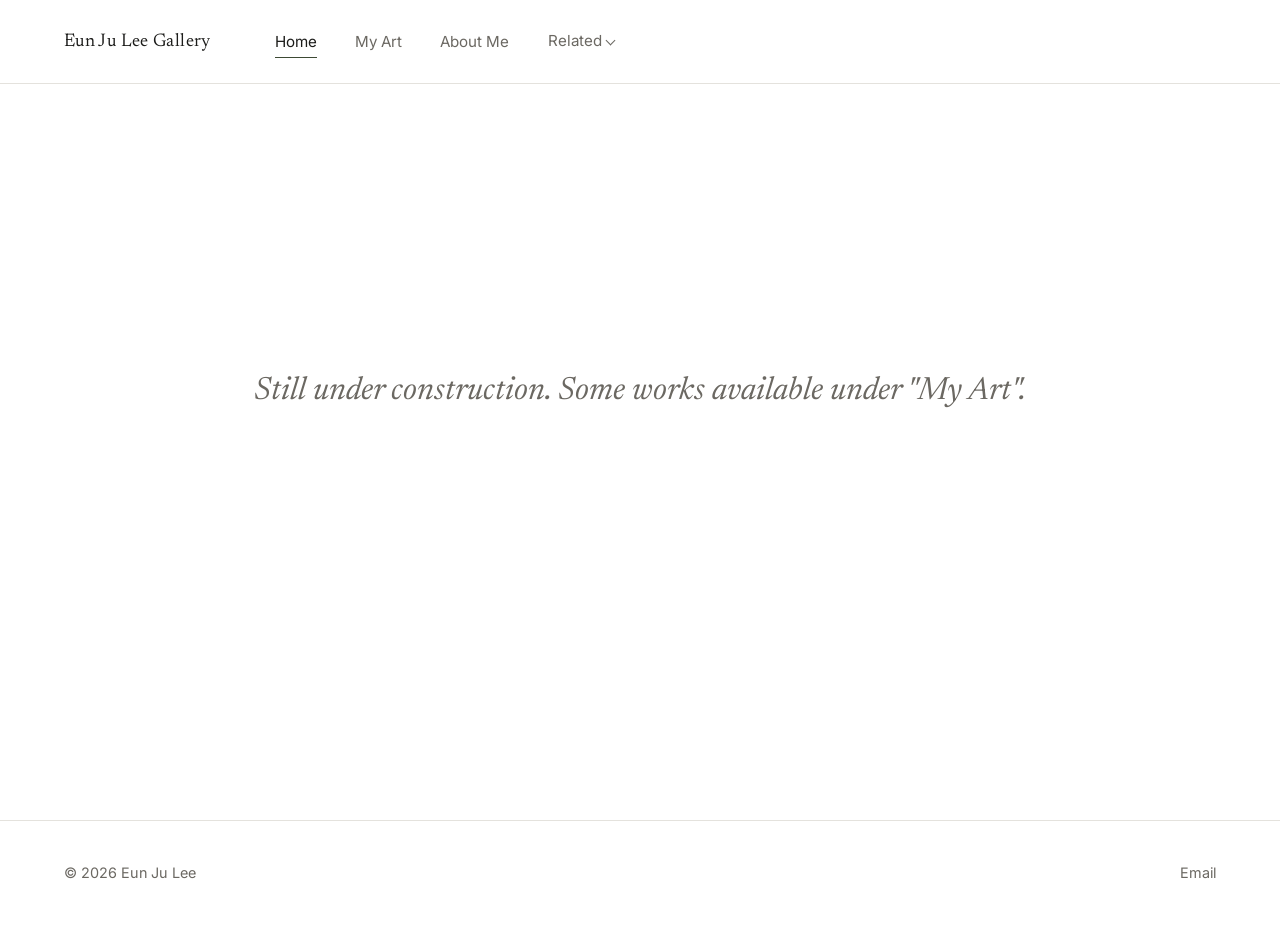
<file: index.html>
<!DOCTYPE html>
<html lang="en">
<head>
  <meta charset="UTF-8">
  <meta name="viewport" content="width=device-width, initial-scale=1.0">
  <title>Eun Ju Lee Gallery</title>
  <meta name="description" content="Eun Ju Lee Gallery.">
  <link rel="preconnect" href="https://fonts.googleapis.com">
  <link rel="preconnect" href="https://fonts.gstatic.com" crossorigin>
  <link href="https://fonts.googleapis.com/css2?family=Newsreader:ital,wght@0,400;0,500;1,400&family=Inter:wght@400;500&display=swap" rel="stylesheet">
  <link rel="stylesheet" href="css/style.css">
</head>
<body class="page-fade-in">

  <nav class="site-nav">
    <a href="index.html" class="site-nav__name">Eun Ju Lee Gallery</a>
    <button class="site-nav__menu-toggle" aria-expanded="false" aria-controls="primary-menu">Menu</button>
    <ul class="site-nav__menu" id="primary-menu">
      <li><a href="index.html" class="is-active">Home</a></li>
      <li><a href="my-art.html">My Art</a></li>
      <li><a href="about.html">About Me</a></li>
      <li class="site-nav__related">
        <span class="site-nav__related-toggle" tabindex="0" aria-haspopup="true" aria-expanded="false">Related</span>
        <div class="site-nav__related-panel">
          <a href="https://han-media.github.io/hans/index.html" target="_blank" rel="noopener">My son's photography portfolio</a>
        </div>
      </li>
    </ul>
  </nav>

  <main>
    <section class="under-construction">
      <p>Still under construction. Some works available under "My Art".</p>
    </section>
  </main>

  <footer class="site-footer">
    <div class="site-footer__inner">
      <span>&copy; <span id="year"></span> Eun Ju Lee</span>
      <ul class="site-footer__links">
        <li><a href="mailto:you@example.com">Email</a></li>
      </ul>
    </div>
  </footer>

  <script src="js/main.js"></script>
  <script>document.getElementById("year").textContent = new Date().getFullYear();</script>
</body>
</html>
</file>
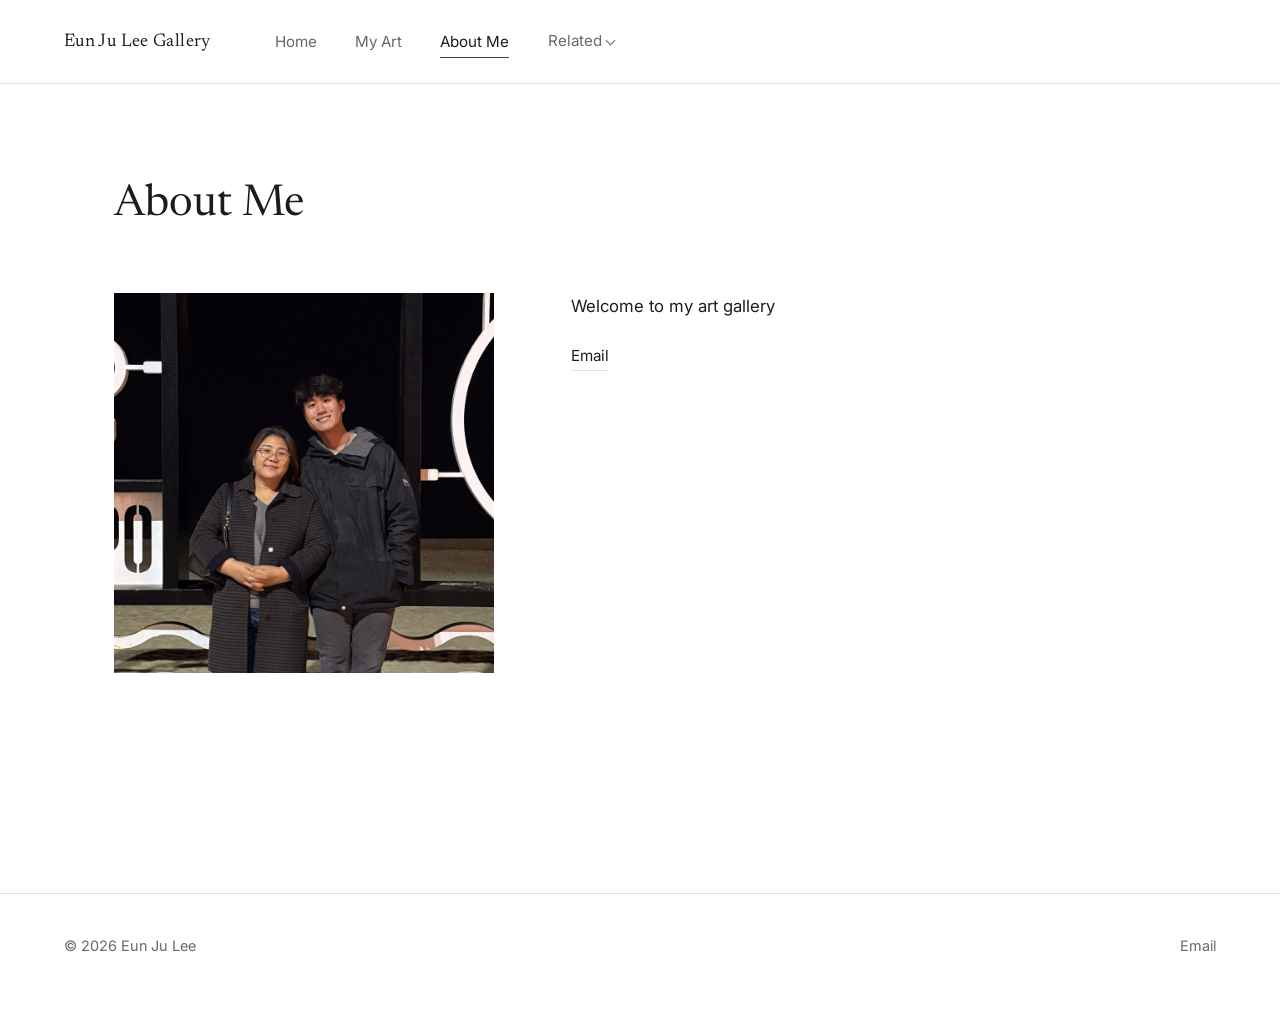
<file: about.html>
<!DOCTYPE html>
<html lang="en">
<head>
  <meta charset="UTF-8">
  <meta name="viewport" content="width=device-width, initial-scale=1.0">
  <title>About Me — Eun Ju Lee Gallery</title>
  <meta name="description" content="About Eun Ju Lee.">
  <link rel="preconnect" href="https://fonts.googleapis.com">
  <link rel="preconnect" href="https://fonts.gstatic.com" crossorigin>
  <link href="https://fonts.googleapis.com/css2?family=Newsreader:ital,wght@0,400;0,500;1,400&family=Inter:wght@400;500&display=swap" rel="stylesheet">
  <link rel="stylesheet" href="css/style.css">
</head>
<body class="page-fade-in">

  <nav class="site-nav">
    <a href="index.html" class="site-nav__name">Eun Ju Lee Gallery</a>
    <button class="site-nav__menu-toggle" aria-expanded="false" aria-controls="primary-menu">Menu</button>
    <ul class="site-nav__menu" id="primary-menu">
      <li><a href="index.html">Home</a></li>
      <li><a href="my-art.html">My Art</a></li>
      <li><a href="about.html" class="is-active">About Me</a></li>
      <li class="site-nav__related">
        <span class="site-nav__related-toggle" tabindex="0" aria-haspopup="true" aria-expanded="false">Related</span>
        <div class="site-nav__related-panel">
          <a href="https://han-media.github.io/hans/index.html" target="_blank" rel="noopener">My son's photography portfolio</a>
        </div>
      </li>
    </ul>
  </nav>

  <main>
    <div class="page-header">
      <h1>About Me</h1>
    </div>

    <div class="about-layout">
      <!-- Swap for a portrait of yourself, keeping the same filename -->
      <div class="about-layout__figure">
        <img src="images/about/IMG_0052.jpg" alt="Portrait of Eun Ju Lee">
      </div>
      <div class="about-layout__body">
        <p>Welcome to my art gallery</p>
        <div class="about-layout__contact">
          <a href="mailto:you@example.com">Email</a>
        </div>
      </div>
    </div>
  </main>

  <footer class="site-footer">
    <div class="site-footer__inner">
      <span>&copy; <span id="year"></span> Eun Ju Lee</span>
      <ul class="site-footer__links">
        <li><a href="mailto:you@example.com">Email</a></li>
      </ul>
    </div>
  </footer>

  <script src="js/main.js"></script>
  <script>document.getElementById("year").textContent = new Date().getFullYear();</script>
</body>
</html>
</file>
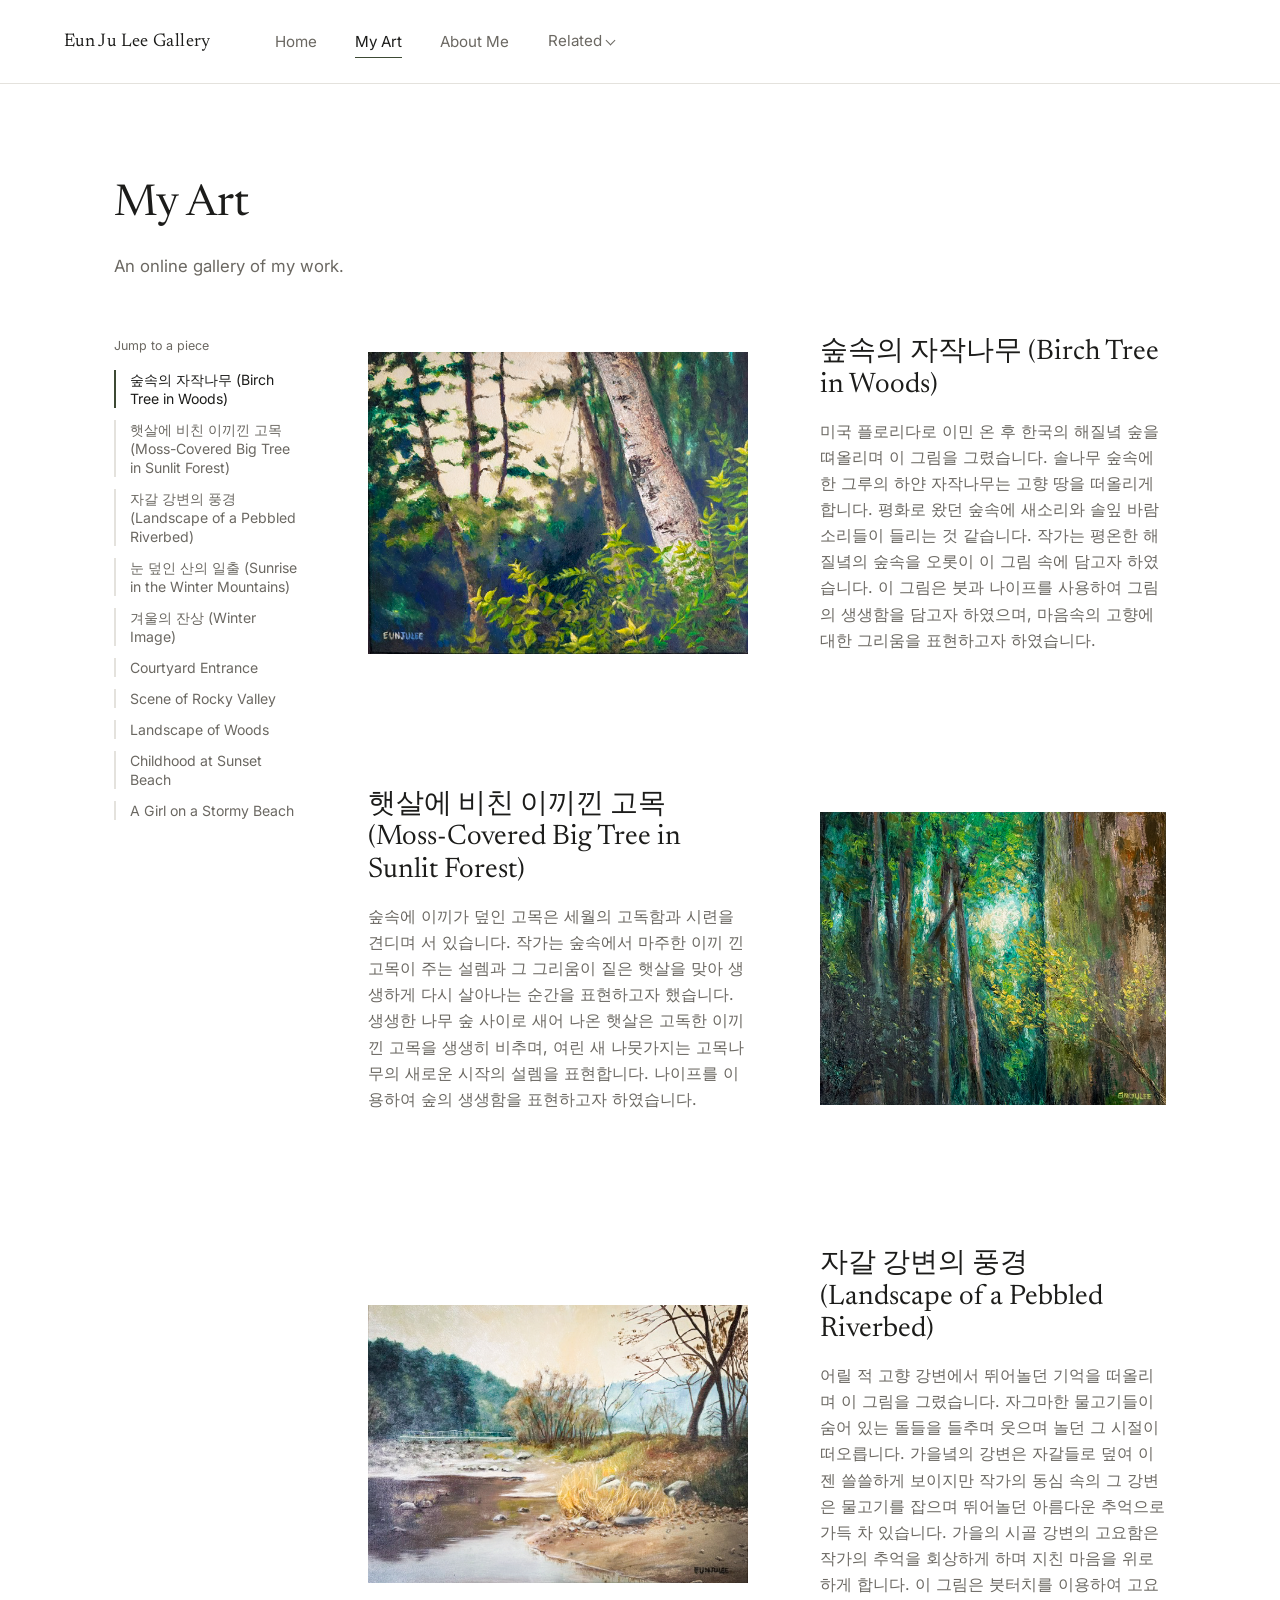
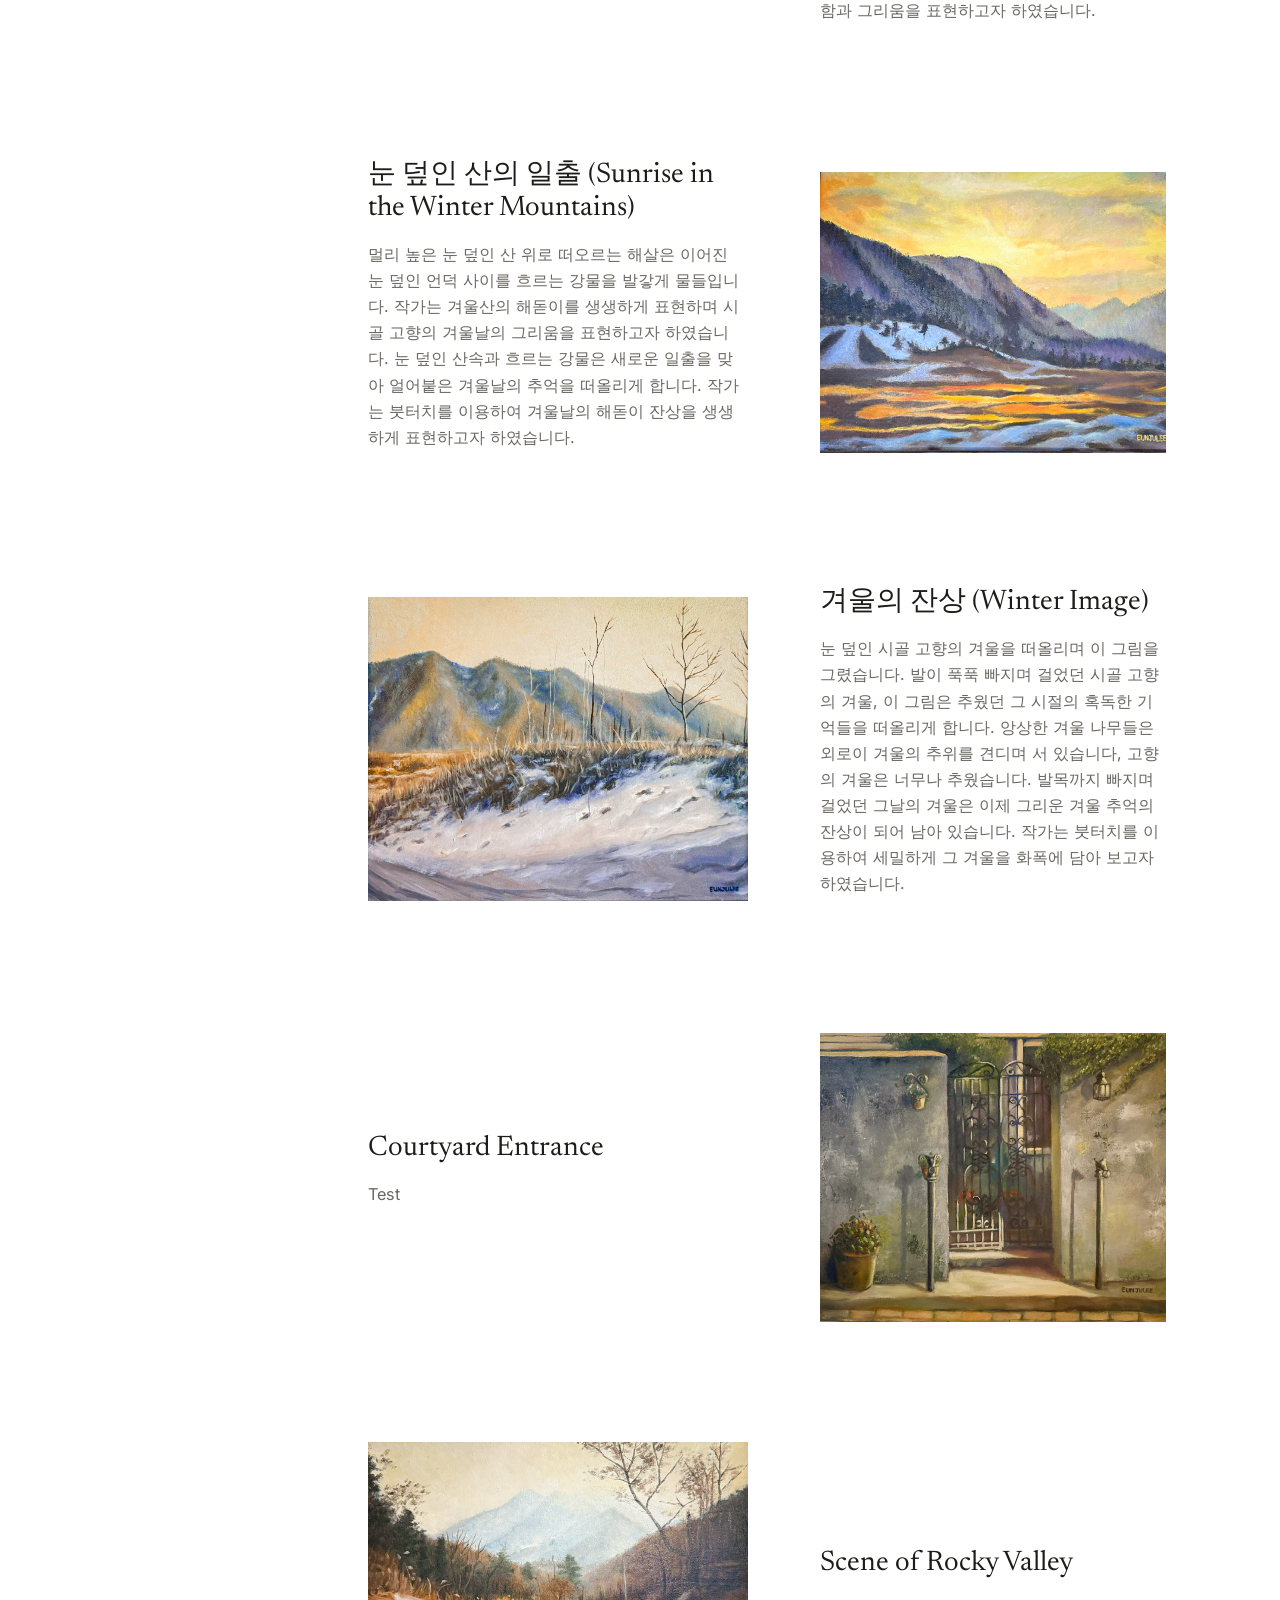
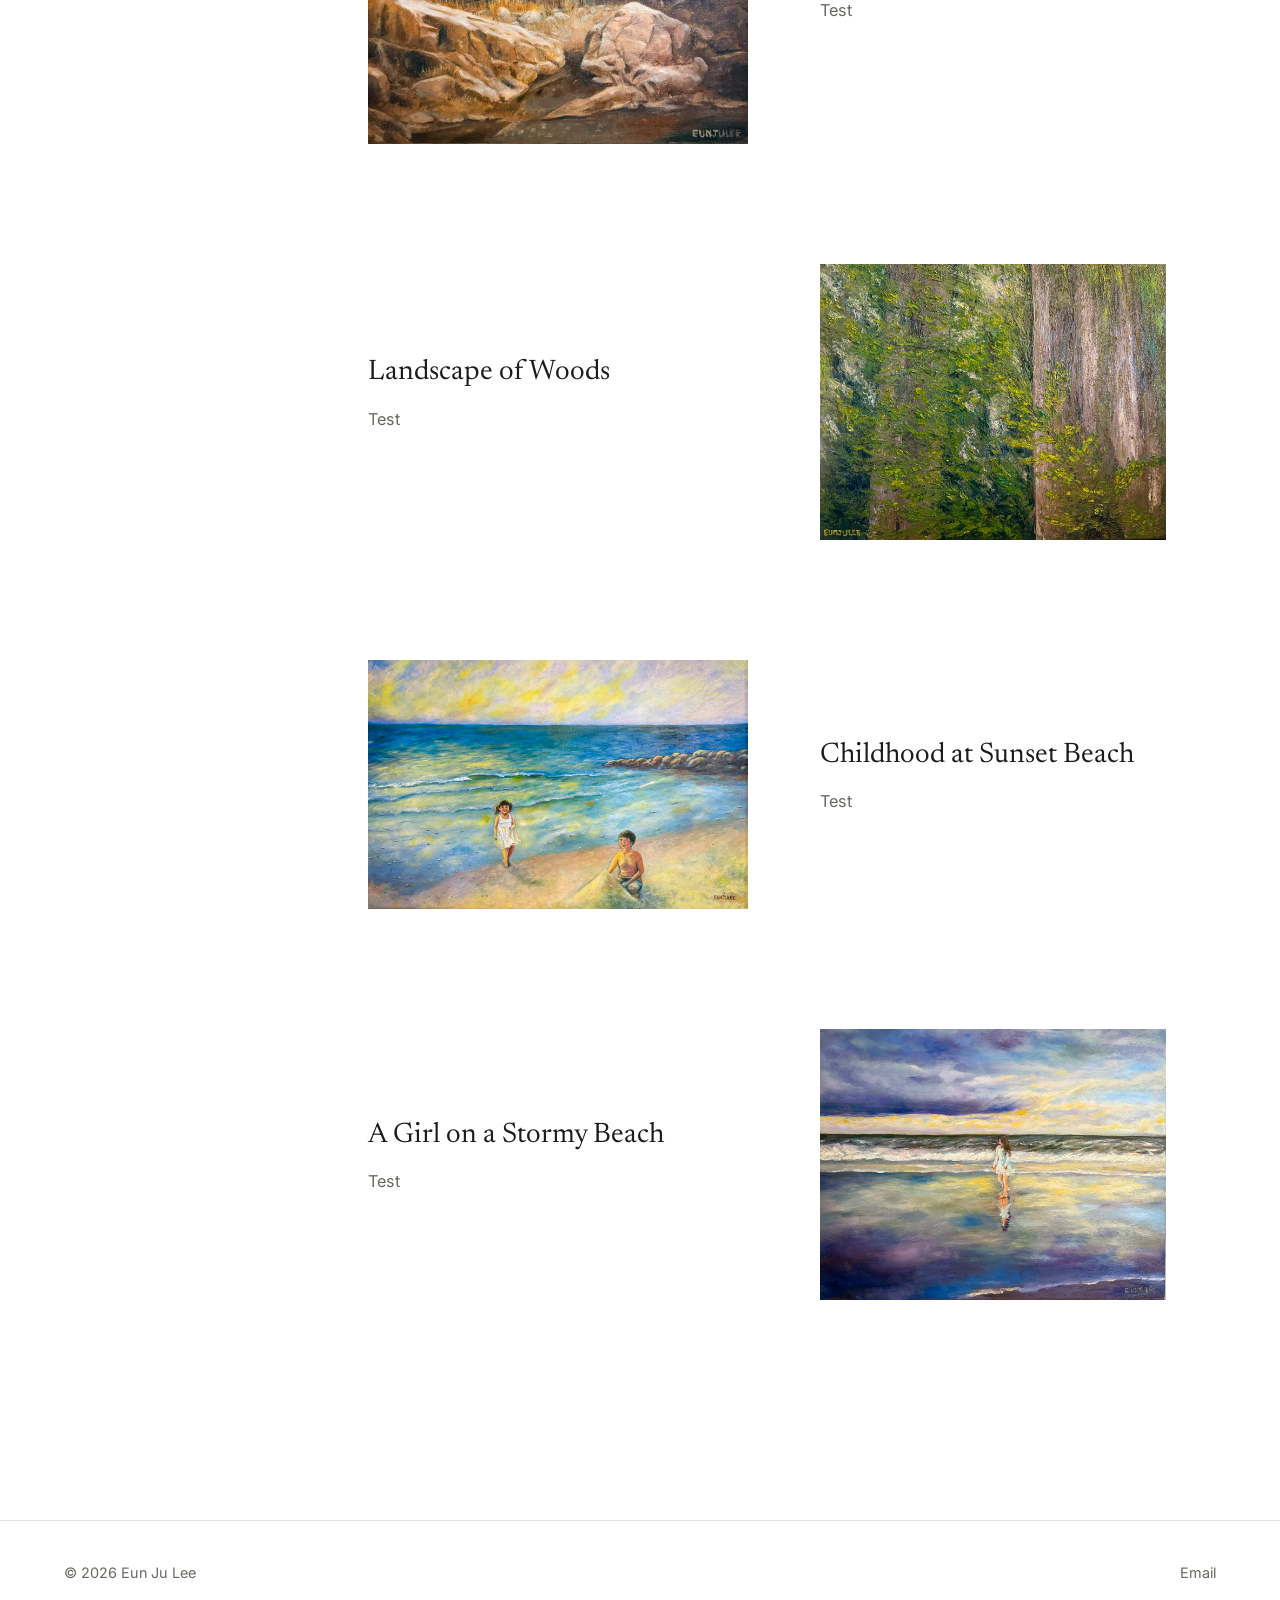
<file: my-art.html>
<!DOCTYPE html>
<html lang="en">
<head>
  <meta charset="UTF-8">
  <meta name="viewport" content="width=device-width, initial-scale=1.0">
  <title>My Art — Eun Ju Lee Gallery</title>
  <meta name="description" content="My Art — a collection of work by Eun Ju Lee.">
  <link rel="preconnect" href="https://fonts.googleapis.com">
  <link rel="preconnect" href="https://fonts.gstatic.com" crossorigin>
  <link href="https://fonts.googleapis.com/css2?family=Newsreader:ital,wght@0,400;0,500;1,400&family=Inter:wght@400;500&display=swap" rel="stylesheet">
  <link rel="stylesheet" href="css/style.css">
</head>
<body>

  <nav class="site-nav">
    <a href="index.html" class="site-nav__name">Eun Ju Lee Gallery</a>
    <button class="site-nav__menu-toggle" aria-expanded="false" aria-controls="primary-menu">Menu</button>
    <ul class="site-nav__menu" id="primary-menu">
      <li><a href="index.html">Home</a></li>
      <li><a href="my-art.html" class="is-active">My Art</a></li>
      <li><a href="about.html">About Me</a></li>
      <li class="site-nav__related">
        <span class="site-nav__related-toggle" tabindex="0" aria-haspopup="true" aria-expanded="false">Related</span>
        <div class="site-nav__related-panel">
          <a href="https://han-media.github.io/hans/index.html" target="_blank" rel="noopener">My son's photography portfolio</a>
        </div>
      </li>
    </ul>
  </nav>

  <main>
    <div class="page-header">
      <h1>My Art</h1>
      <p>An online gallery of my work.</p>
    </div>

    <!-- Entries are rendered from js/art-data.js — add new pieces there.
         The guide and the alternating rows below are both generated
         automatically from that file. -->
    <div class="story-page">
      <nav class="story-guide" id="story-guide" aria-label="Jump to a piece"></nav>
      <div class="story-list" id="story-list"></div>
    </div>
  </main>

  <footer class="site-footer">
    <div class="site-footer__inner">
      <span>&copy; <span id="year"></span> Eun Ju Lee</span>
      <ul class="site-footer__links">
        <li><a href="mailto:you@example.com">Email</a></li>
      </ul>
    </div>
  </footer>

  <script src="js/main.js"></script>
  <script src="js/art-data.js"></script>
  <script src="js/render-art.js"></script>
  <script>document.getElementById("year").textContent = new Date().getFullYear();</script>
</body>
</html>
</file>
<file: css/style.css>
/* ============================================================
   Hans Kim Portfolio — shared stylesheet
   ============================================================ */

   :root {
    --color-bg: #ffffff;
    --color-bg-soft: #f7f6f3;
    --color-text: #1c1c1a;
    --color-text-muted: #6b6862;
    --color-border: #e4e2dd;
    --color-accent: #3d4a34; /* deep forest green */
  
    --font-display: "Newsreader", Georgia, "Times New Roman", serif;
    --font-body: "Inter", -apple-system, BlinkMacSystemFont, "Segoe UI", sans-serif;
  
    --nav-height: 84px;
    --content-max: 1180px;
    --gutter: clamp(24px, 5vw, 64px);
  }
  
  * {
    box-sizing: border-box;
  }
  
  html {
    scroll-behavior: smooth;
  }
  
  @media (prefers-reduced-motion: reduce) {
    html {
      scroll-behavior: auto;
    }
    *,
    *::before,
    *::after {
      animation-duration: 0.01ms !important;
      transition-duration: 0.01ms !important;
    }
  }
  
  body {
    margin: 0;
    background: var(--color-bg);
    color: var(--color-text);
    font-family: var(--font-body);
    font-size: 16px;
    line-height: 1.6;
    -webkit-font-smoothing: antialiased;
  }
  
  img {
    max-width: 100%;
    display: block;
  }
  
  a {
    color: inherit;
    text-decoration: none;
  }
  
  h1, h2, h3 {
    font-family: var(--font-display);
    font-weight: 400;
    margin: 0;
    line-height: 1.15;
  }
  
  p {
    margin: 0 0 1em;
  }
  
  .visually-hidden {
    position: absolute;
    width: 1px;
    height: 1px;
    overflow: hidden;
    clip: rect(0 0 0 0);
    white-space: nowrap;
  }
  
  /* ----------------------------------------------------------
     Navigation
     ---------------------------------------------------------- */
  
  .site-nav {
    position: fixed;
    top: 0;
    left: 0;
    right: 0;
    height: var(--nav-height);
    display: flex;
    align-items: center;
    justify-content: flex-start;
    gap: clamp(32px, 5vw, 64px);
    padding: 0 var(--gutter);
    background: rgba(255, 255, 255, 0.92);
    backdrop-filter: blur(6px);
    border-bottom: 1px solid var(--color-border);
    z-index: 100;
  }
  
  .site-nav__name {
    font-family: var(--font-display);
    font-size: 1.15rem;
    letter-spacing: 0.02em;
    white-space: nowrap;
  }
  
  .site-nav__menu {
    display: flex;
    align-items: center;
    gap: clamp(20px, 3vw, 40px);
    list-style: none;
    margin: 0;
    padding: 0;
  }
  
  .site-nav__menu a {
    font-size: 0.95rem;
    color: var(--color-text-muted);
    padding: 6px 0;
    border-bottom: 1px solid transparent;
    transition: color 0.2s ease, border-color 0.2s ease;
  }
  
  .site-nav__menu a:hover,
  .site-nav__menu a:focus-visible,
  .site-nav__menu a.is-active {
    color: var(--color-text);
    border-bottom-color: var(--color-accent);
  }
  
  .site-nav__menu-toggle {
    display: none;
  }
  
  .site-nav__related {
    position: relative;
    margin-left: auto;
  }
  
  .site-nav__related-toggle {
    display: inline-flex;
    align-items: center;
    font-size: 0.95rem;
    color: var(--color-text-muted);
    padding: 6px 0;
    cursor: default;
    user-select: none;
  }
  
  .site-nav__related-toggle::after {
    content: "";
    display: inline-block;
    vertical-align: middle;
    width: 6px;
    height: 6px;
    margin-left: 5px;
    margin-top: -2px;
    border-right: 1px solid currentColor;
    border-bottom: 1px solid currentColor;
    transform: rotate(45deg);
  }
  
  .site-nav__related-panel {
    position: absolute;
    top: calc(100% + 10px);
    right: 0;
    min-width: 240px;
    background: var(--color-bg);
    border: 1px solid var(--color-border);
    box-shadow: 0 12px 28px rgba(0, 0, 0, 0.06);
    padding: 8px 0;
    opacity: 0;
    visibility: hidden;
    transform: translateY(4px);
    transition: opacity 0.18s ease, transform 0.18s ease, visibility 0.18s;
  }
  
  .site-nav__related:hover .site-nav__related-panel,
  .site-nav__related:focus-within .site-nav__related-panel {
    opacity: 1;
    visibility: visible;
    transform: translateY(0);
  }
  
  .site-nav__related-panel a {
    display: block;
    padding: 10px 20px;
    font-size: 0.9rem;
    color: var(--color-text-muted);
    white-space: nowrap;
    border-bottom: none;
  }
  
  .site-nav__related-panel a:hover,
  .site-nav__related-panel a:focus-visible {
    background: var(--color-bg-soft);
    color: var(--color-text);
  }
  
  /* Mobile nav */
  @media (max-width: 720px) {
    .site-nav {
      padding: 0 20px;
    }
  
    .site-nav__menu-toggle {
      display: block;
      margin-left: auto;
      background: none;
      border: none;
      font-family: var(--font-body);
      font-size: 0.9rem;
      color: var(--color-text);
      cursor: pointer;
    }
  
    .site-nav__menu {
      position: fixed;
      top: var(--nav-height);
      left: 0;
      right: 0;
      flex-direction: column;
      align-items: flex-start;
      gap: 0;
      background: var(--color-bg);
      border-bottom: 1px solid var(--color-border);
      max-height: 0;
      overflow: hidden;
      transition: max-height 0.3s ease;
    }
  
    .site-nav__menu.is-open {
      max-height: 400px;
    }
  
    .site-nav__menu li {
      width: 100%;
    }
  
    .site-nav__menu a {
      display: block;
      padding: 14px 20px;
      border-bottom: 1px solid var(--color-border);
    }
  
    .site-nav__related {
      margin-left: 0;
      width: 100%;
    }
  
    .site-nav__related-toggle {
      display: block;
      padding: 14px 20px;
      border-bottom: 1px solid var(--color-border);
    }
  
    .site-nav__related-panel {
      position: static;
      opacity: 1;
      visibility: visible;
      transform: none;
      box-shadow: none;
      border: none;
      border-bottom: 1px solid var(--color-border);
      padding: 0;
      display: none;
    }
  
    .site-nav__related.is-open .site-nav__related-panel {
      display: block;
    }
  
    .site-nav__related-panel a {
      padding: 14px 20px 14px 36px;
    }
  }
  
  /* ----------------------------------------------------------
     Page shell
     ---------------------------------------------------------- */
  
  main {
    padding-top: var(--nav-height);
  }
  
  .page-header {
    max-width: var(--content-max);
    margin: 0 auto;
    padding: clamp(56px, 9vw, 96px) var(--gutter) clamp(24px, 4vw, 40px);
  }
  
  .page-header h1 {
    font-size: clamp(2rem, 4vw, 2.75rem);
    margin-bottom: 0.5em;
  }
  
  .page-header p {
    max-width: 60ch;
    color: var(--color-text-muted);
    font-size: 1.05rem;
  }
  
  /* ----------------------------------------------------------
     Footer
     ---------------------------------------------------------- */
  
  .site-footer {
    border-top: 1px solid var(--color-border);
    padding: 40px var(--gutter) 56px;
    margin-top: clamp(60px, 10vw, 120px);
  }
  
  .site-footer--flush {
    margin-top: 0;
  }
  
  .site-footer__inner {
    max-width: var(--content-max);
    margin: 0 auto;
    display: flex;
    flex-wrap: wrap;
    gap: 16px;
    justify-content: space-between;
    align-items: center;
    color: var(--color-text-muted);
    font-size: 0.9rem;
  }
  
  .site-footer__links {
    display: flex;
    gap: 24px;
    list-style: none;
    padding: 0;
    margin: 0;
  }
  
  .site-footer__links a {
    transition: color 0.2s ease;
  }
  
  .site-footer__links a:hover {
    color: var(--color-text);
  }
  
  /* ----------------------------------------------------------
     Home page
     ---------------------------------------------------------- */
  
  .under-construction {
    min-height: calc(100vh - var(--nav-height) - 200px);
    display: flex;
    align-items: center;
    justify-content: center;
    padding: clamp(80px, 16vw, 160px) var(--gutter);
  }
  
  .under-construction p {
    font-family: var(--font-display);
    font-style: italic;
    font-size: clamp(1.5rem, 2.6vw, 2rem);
    color: var(--color-text-muted);
    margin: 0;
  }
  
  /* ----------------------------------------------------------
     Story pages — Wildlife Photography & Video Shorts
     (a left-hand jump-to guide + alternating image/text rows)
     ---------------------------------------------------------- */
  
  .story-page {
    max-width: var(--content-max);
    margin: 0 auto;
    padding: 0 var(--gutter) clamp(60px, 10vw, 100px);
    display: grid;
    grid-template-columns: 190px 1fr;
    gap: clamp(32px, 5vw, 64px);
    align-items: start;
  }
  
  .story-guide {
    position: sticky;
    top: calc(var(--nav-height) + 40px);
    min-width: 0;
  }
  
  .story-guide__toggle {
    display: none;
  }
  
  .story-guide__eyebrow {
    font-size: 0.78rem;
    color: var(--color-text-muted);
    margin: 0 0 14px;
  }
  
  .story-guide__list {
    list-style: none;
    margin: 0;
    padding: 0;
    display: flex;
    flex-direction: column;
    gap: 12px;
  }
  
  .story-guide__list a {
    display: block;
    font-size: 0.88rem;
    line-height: 1.35;
    color: var(--color-text-muted);
    border-left: 2px solid var(--color-border);
    padding-left: 14px;
    transition: color 0.2s ease, border-color 0.2s ease;
  }
  
  .story-guide__list a:hover,
  .story-guide__list a:focus-visible,
  .story-guide__list a.is-active {
    color: var(--color-text);
    border-left-color: var(--color-accent);
  }
  
  .story-list {
    min-width: 0;
    display: flex;
    flex-direction: column;
    gap: clamp(64px, 10vw, 120px);
  }
  
  .story-row {
    display: grid;
    grid-template-columns: 1.1fr 1fr;
    gap: clamp(32px, 6vw, 72px);
    align-items: center;
    scroll-margin-top: calc(var(--nav-height) + 24px);
    transition: filter 0.5s ease;
  }
  
  .story-row.is-darkened {
    filter: brightness(0.55);
  }
  
  .story-row--reverse .story-row__figure {
    order: 2;
  }
  
  .story-row--reverse .story-row__text {
    order: 1;
  }
  
  .story-row__figure {
    position: relative;
    display: grid;
    overflow: hidden;
    background: var(--color-bg-soft);
  }
  
  .story-row__figure img {
    grid-area: 1 / 1;
    width: 100%;
    height: auto;
    object-fit: contain;
    opacity: 0;
    transition: opacity 1.4s ease;
  }
  
  .story-row__figure img:first-child,
  .story-row__figure img.is-active {
    opacity: 1;
  }
  
  .story-row__text h2 {
    font-size: clamp(1.4rem, 2.2vw, 1.85rem);
    margin-bottom: 0.6em;
  }
  
  .story-row__text p {
    color: var(--color-text-muted);
    font-size: 1.02rem;
    max-width: 46ch;
  }
  
  .story-row__meta {
    display: block;
    font-size: 0.82rem;
    color: var(--color-accent);
    margin-bottom: 0.9em;
  }
  
  /* Scroll fade-in */
  .fade-in {
    opacity: 0;
    transform: translateY(28px);
    transition: opacity 0.9s ease, transform 0.9s ease;
  }
  
  .fade-in.is-visible {
    opacity: 1;
    transform: translateY(0);
  }
  
  /* Whole-page fade-in on load, used by index.html, about.html, and
     projects/dear-harabuji.html */
  body.page-fade-in {
    animation: page-fade-in 0.7s ease both;
  }
  
  @keyframes page-fade-in {
    from {
      opacity: 0;
    }
    to {
      opacity: 1;
    }
  }
  
  @media (max-width: 900px) {
    .story-page {
      grid-template-columns: 1fr;
    }
  
    .story-guide {
      position: fixed;
      top: auto;
      right: 20px;
      bottom: 20px;
      z-index: 90;
    }
  
    .story-guide__toggle {
      display: flex;
      align-items: center;
      justify-content: center;
      width: 52px;
      height: 52px;
      border-radius: 50%;
      border: none;
      padding: 0;
      background: var(--color-text);
      color: #fff;
      cursor: pointer;
      box-shadow: 0 10px 24px rgba(0, 0, 0, 0.22);
    }
  
    .story-guide__toggle-icon,
    .story-guide__toggle-icon::before,
    .story-guide__toggle-icon::after {
      content: "";
      display: block;
      width: 20px;
      height: 2px;
      background: currentColor;
      border-radius: 1px;
    }
  
    .story-guide__toggle-icon {
      position: relative;
    }
  
    .story-guide__toggle-icon::before,
    .story-guide__toggle-icon::after {
      position: absolute;
      left: 0;
    }
  
    .story-guide__toggle-icon::before {
      top: -6px;
    }
  
    .story-guide__toggle-icon::after {
      top: 6px;
    }
  
    .story-guide__panel {
      position: absolute;
      right: 0;
      bottom: calc(100% + 14px);
      width: 240px;
      max-height: 60vh;
      overflow-y: auto;
      background: var(--color-bg);
      border: 1px solid var(--color-border);
      border-radius: 14px;
      box-shadow: 0 18px 36px rgba(0, 0, 0, 0.18);
      padding: 16px 0;
      opacity: 0;
      visibility: hidden;
      transform: translateY(8px);
      transition: opacity 0.2s ease, transform 0.2s ease, visibility 0.2s;
    }
  
    .story-guide.is-open .story-guide__panel {
      opacity: 1;
      visibility: visible;
      transform: translateY(0);
    }
  
    .story-guide__eyebrow {
      padding: 0 20px 10px;
      margin: 0;
    }
  
    .story-guide__list {
      flex-direction: column;
      gap: 2px;
    }
  
    .story-guide__list a {
      white-space: normal;
      border-left: 2px solid transparent;
      border-bottom: none;
      padding: 10px 20px;
    }
  
    .story-guide__list a:hover,
    .story-guide__list a:focus-visible,
    .story-guide__list a.is-active {
      border-left-color: var(--color-accent);
      border-bottom-color: transparent;
      background: var(--color-bg-soft);
    }
  }
  
  @media (max-width: 780px) {
    .story-row,
    .story-row--reverse .story-row__figure,
    .story-row--reverse .story-row__text {
      order: initial;
    }
  
    .story-row {
      grid-template-columns: 1fr;
    }
  }
  
  /* ----------------------------------------------------------
     About page
     ---------------------------------------------------------- */
  
  .about-layout {
    max-width: var(--content-max);
    margin: 0 auto;
    padding: 0 var(--gutter) clamp(60px, 10vw, 100px);
    display: grid;
    grid-template-columns: 380px 1fr;
    gap: clamp(32px, 6vw, 80px);
    align-items: start;
  }
  
  .about-layout__figure img {
    width: 100%;
    height: auto;
  }
  
  .about-layout__body p {
    font-size: 1.05rem;
    color: var(--color-text);
    max-width: 62ch;
  }
  
  .about-layout__contact {
    margin-top: 1.6em;
    display: flex;
    gap: 24px;
    font-size: 0.95rem;
  }
  
  .about-layout__contact a {
    border-bottom: 1px solid var(--color-border);
    padding-bottom: 2px;
    transition: border-color 0.2s ease, color 0.2s ease;
  }
  
  .about-layout__contact a:hover {
    border-color: var(--color-accent);
    color: var(--color-accent);
  }
  
  @media (max-width: 780px) {
    .about-layout {
      grid-template-columns: 1fr;
    }
  
    .about-layout__figure {
      max-width: 340px;
    }
  }
</file>
